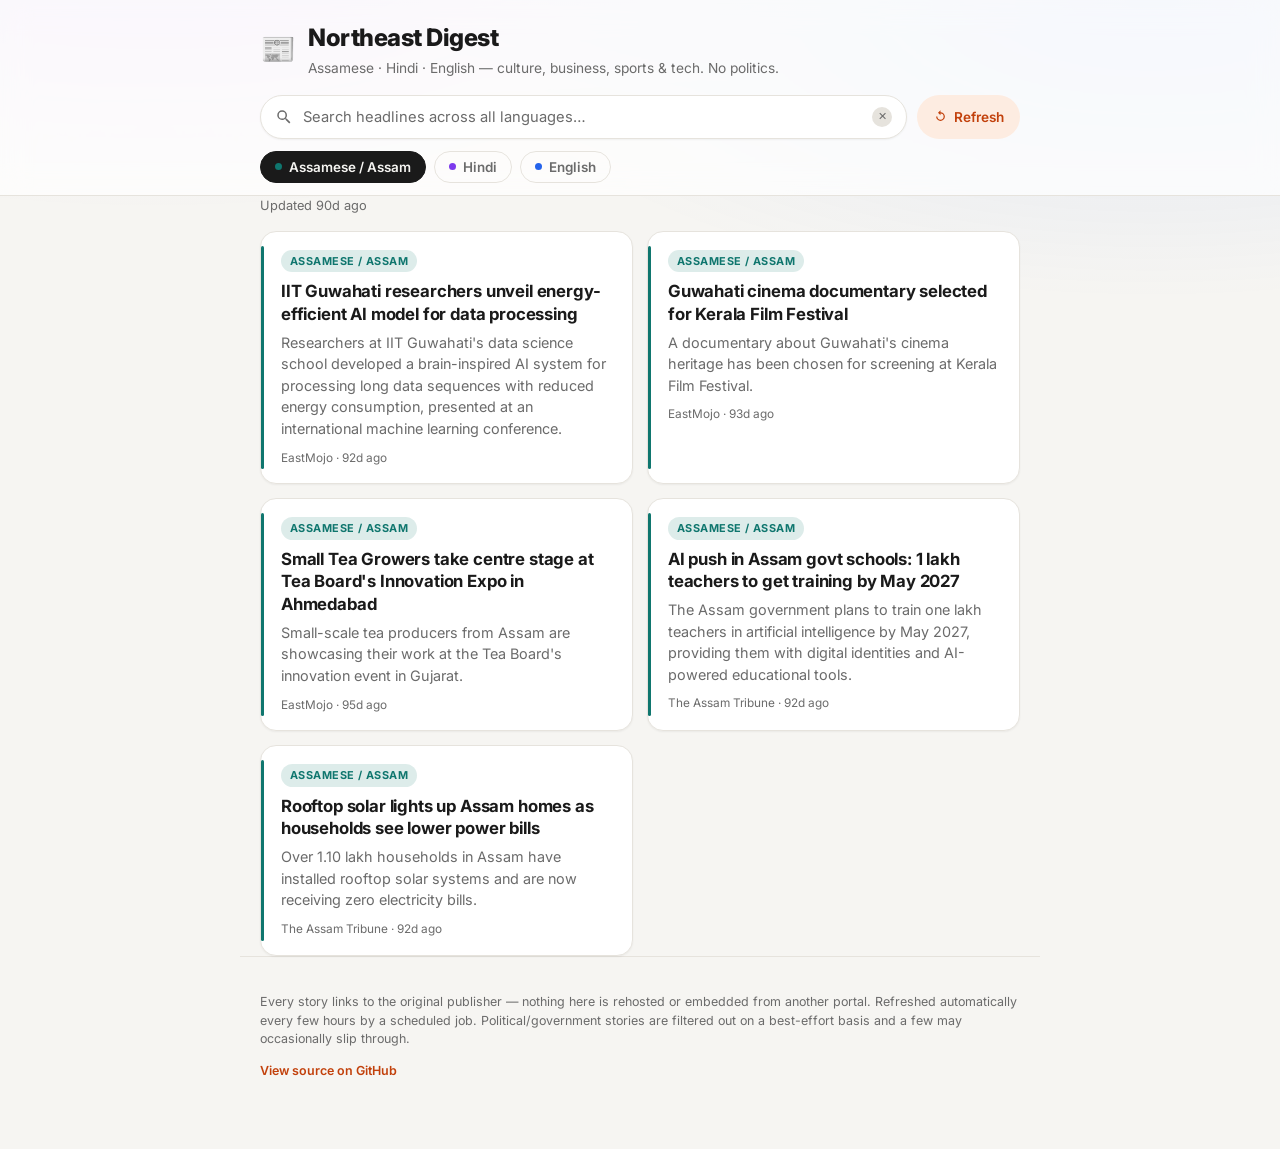
<file: index.html>
<!doctype html>
<html lang="en">
<head>
  <meta charset="utf-8" />
  <meta name="viewport" content="width=device-width, initial-scale=1" />
  <title>Northeast Digest — Assamese · Hindi · English News</title>
  <meta name="description" content="A no-politics news digest in Assamese/Assam-regional, Hindi, and English — culture, business, sports, tech and science, auto-updated." />
  <link rel="icon" href="data:image/svg+xml,<svg xmlns=%22http://www.w3.org/2000/svg%22 viewBox=%220 0 100 100%22><text y=%22.9em%22 font-size=%2290%22>📰</text></svg>" />
  <link rel="preconnect" href="https://fonts.googleapis.com" />
  <link rel="preconnect" href="https://fonts.gstatic.com" crossorigin />
  <link href="https://fonts.googleapis.com/css2?family=Inter:wght@400;500;600;700;800&family=Noto+Sans+Devanagari:wght@400;600&display=swap" rel="stylesheet" />
  <link rel="stylesheet" href="style.css" />
</head>
<body>
  <div class="backdrop" aria-hidden="true"></div>

  <header class="site-header" id="site-header">
    <div class="wrap header-inner">
      <div class="brand">
        <span class="brand-mark">📰</span>
        <div>
          <h1>Northeast Digest</h1>
          <p class="tagline">Assamese · Hindi · English — culture, business, sports &amp; tech. No politics.</p>
        </div>
      </div>

      <div class="search-row">
        <div class="search-box">
          <svg class="search-icon" viewBox="0 0 24 24" width="18" height="18" aria-hidden="true">
            <path fill="currentColor" d="M15.5 14h-.79l-.28-.27a6.47 6.47 0 0 0 1.57-4.23 6.5 6.5 0 1 0-6.5 6.5 6.47 6.47 0 0 0 4.23-1.57l.27.28v.79l5 5L20.49 19l-5-5zm-6 0a4.5 4.5 0 1 1 0-9 4.5 4.5 0 0 1 0 9z"/>
          </svg>
          <input id="search-input" type="search" placeholder="Search headlines across all languages…" autocomplete="off" />
          <button id="search-clear" class="search-clear" title="Clear search" hidden>✕</button>
        </div>
        <button id="refresh-btn" class="refresh-btn" title="Reload latest data.json">
          <svg viewBox="0 0 24 24" width="15" height="15" aria-hidden="true"><path fill="currentColor" d="M12 5V2L8 6l4 4V7a5 5 0 1 1-5 5H5a7 7 0 1 0 7-7z"/></svg>
          Refresh
        </button>
      </div>

      <nav class="tabs" id="tabs">
        <button class="tab active" data-section="assamese"><span class="dot dot-assamese"></span>Assamese / Assam</button>
        <button class="tab" data-section="hindi"><span class="dot dot-hindi"></span>Hindi</button>
        <button class="tab" data-section="english"><span class="dot dot-english"></span>English</button>
      </nav>
    </div>
  </header>

  <main class="wrap" id="main">
    <p class="updated" id="updated-at">Loading…</p>
    <div id="content">
      <p class="status" id="status">Loading news…</p>
    </div>
  </main>

  <footer class="wrap site-footer">
    <p>
      Every story links to the original publisher — nothing here is rehosted or embedded from another portal.
      Refreshed automatically every few hours by a scheduled job.
      Political/government stories are filtered out on a best-effort basis and a few may occasionally slip through.
    </p>
    <p><a href="https://github.com" id="repo-link">View source on GitHub</a></p>
  </footer>

  <script src="script.js"></script>
</body>
</html>
</file>
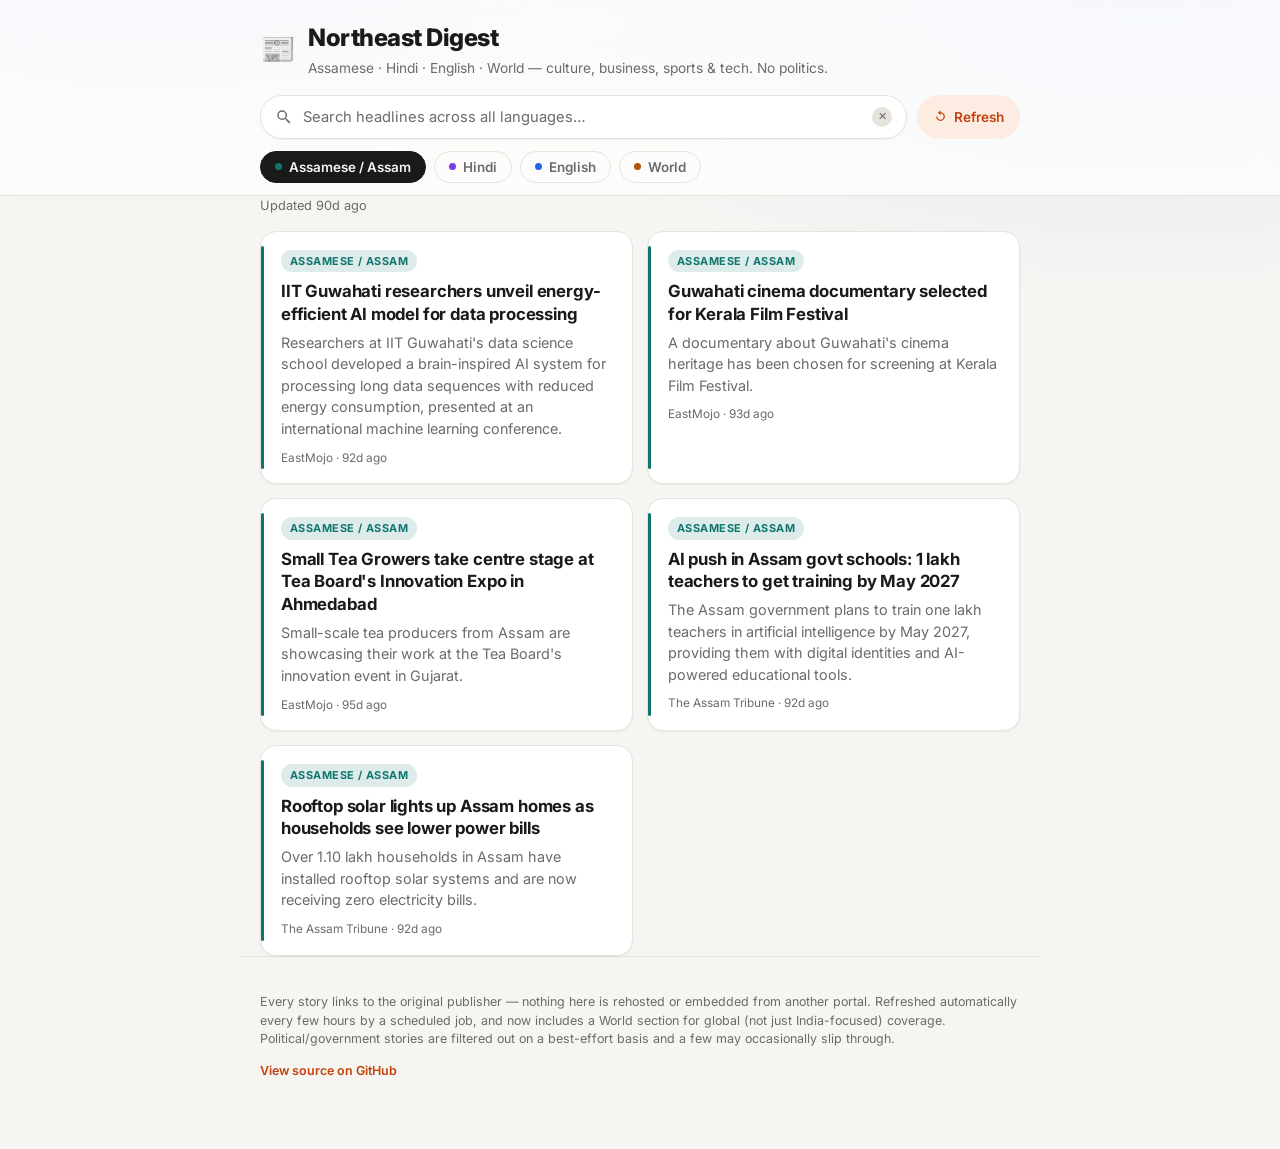
<file: news-app/index.html>
<!doctype html>
<html lang="en">
<head>
  <meta charset="utf-8" />
  <meta name="viewport" content="width=device-width, initial-scale=1" />

  <title>Northeast Digest — Assamese, Hindi, English &amp; World News (No Politics)</title>
  <meta name="description" content="A no-politics news digest covering Assamese/Assam-regional, Hindi, English (India) and World headlines — culture, business, sports, science and tech, auto-updated every few hours." />
  <meta name="keywords" content="Assam news, Assamese news, Hindi news, English news, world news, non-political news, Guwahati news, India news, no politics news, tech news, business news, science news" />
  <meta name="robots" content="index, follow, max-image-preview:large" />
  <meta name="author" content="Pranjal Sarkar" />
  <link rel="canonical" href="https://designedbypranjal-cell.github.io/northeast-digest/" />

  <!-- Open Graph / social previews -->
  <meta property="og:type" content="website" />
  <meta property="og:site_name" content="Northeast Digest" />
  <meta property="og:title" content="Northeast Digest — Assamese, Hindi, English &amp; World News" />
  <meta property="og:description" content="A no-politics news digest — Assamese/Assam, Hindi, English and World headlines on culture, business, sports, science and tech. Auto-updated, searchable, no embedded videos from other portals." />
  <meta property="og:url" content="https://designedbypranjal-cell.github.io/northeast-digest/" />
  <meta property="og:locale" content="en_US" />
  <meta property="og:locale:alternate" content="hi_IN" />
  <meta name="twitter:card" content="summary" />
  <meta name="twitter:title" content="Northeast Digest — No-Politics News" />
  <meta name="twitter:description" content="Assamese, Hindi, English &amp; World headlines — culture, business, sports, science and tech. No politics." />

  <link rel="icon" href="data:image/svg+xml,<svg xmlns=%22http://www.w3.org/2000/svg%22 viewBox=%220 0 100 100%22><text y=%22.9em%22 font-size=%2290%22>📰</text></svg>" />
  <link rel="preconnect" href="https://fonts.googleapis.com" />
  <link rel="preconnect" href="https://fonts.gstatic.com" crossorigin />
  <link href="https://fonts.googleapis.com/css2?family=Inter:wght@400;500;600;700;800&family=Noto+Sans+Devanagari:wght@400;600&display=swap" rel="stylesheet" />
  <link rel="stylesheet" href="style.css" />

  <!-- Structured data: lets Google understand this is a searchable news site -->
  <script type="application/ld+json">
  {
    "@context": "https://schema.org",
    "@type": "WebSite",
    "name": "Northeast Digest",
    "url": "https://designedbypranjal-cell.github.io/northeast-digest/",
    "description": "A no-politics news digest covering Assamese/Assam-regional, Hindi, English and World headlines.",
    "inLanguage": ["en", "hi", "as"],
    "potentialAction": {
      "@type": "SearchAction",
      "target": "https://designedbypranjal-cell.github.io/northeast-digest/?q={search_term_string}",
      "query-input": "required name=search_term_string"
    }
  }
  </script>
</head>
<body>
  <div class="backdrop" aria-hidden="true"></div>

  <header class="site-header" id="site-header">
    <div class="wrap header-inner">
      <div class="brand">
        <span class="brand-mark">📰</span>
        <div>
          <h1>Northeast Digest</h1>
          <p class="tagline">Assamese · Hindi · English · World — culture, business, sports &amp; tech. No politics.</p>
        </div>
      </div>

      <div class="search-row">
        <div class="search-box">
          <svg class="search-icon" viewBox="0 0 24 24" width="18" height="18" aria-hidden="true">
            <path fill="currentColor" d="M15.5 14h-.79l-.28-.27a6.47 6.47 0 0 0 1.57-4.23 6.5 6.5 0 1 0-6.5 6.5 6.47 6.47 0 0 0 4.23-1.57l.27.28v.79l5 5L20.49 19l-5-5zm-6 0a4.5 4.5 0 1 1 0-9 4.5 4.5 0 0 1 0 9z"/>
          </svg>
          <input id="search-input" type="search" placeholder="Search headlines across all languages…" autocomplete="off" />
          <button id="search-clear" class="search-clear" title="Clear search" hidden>✕</button>
        </div>
        <button id="refresh-btn" class="refresh-btn" title="Reload latest data.json">
          <svg viewBox="0 0 24 24" width="15" height="15" aria-hidden="true"><path fill="currentColor" d="M12 5V2L8 6l4 4V7a5 5 0 1 1-5 5H5a7 7 0 1 0 7-7z"/></svg>
          Refresh
        </button>
      </div>

      <nav class="tabs" id="tabs">
        <button class="tab active" data-section="assamese"><span class="dot dot-assamese"></span>Assamese / Assam</button>
        <button class="tab" data-section="hindi"><span class="dot dot-hindi"></span>Hindi</button>
        <button class="tab" data-section="english"><span class="dot dot-english"></span>English</button>
        <button class="tab" data-section="world"><span class="dot dot-world"></span>World</button>
      </nav>
    </div>
  </header>

  <main class="wrap" id="main">
    <p class="updated" id="updated-at">Loading…</p>
    <div id="content">
      <p class="status" id="status">Loading news…</p>
    </div>
    <noscript>
      <p class="status">
        This page shows live headlines via JavaScript. With JavaScript disabled, you can still read
        the underlying data directly at <a href="data.json">data.json</a>, or visit the original
        publishers: <a href="https://eastmojo.com/assam/">EastMojo Assam</a>,
        <a href="https://assamtribune.com/">The Assam Tribune</a>,
        <a href="https://www.sentinelassam.com/">The Sentinel Assam</a>,
        <a href="https://news.google.com/">Google News</a>.
      </p>
    </noscript>
  </main>

  <footer class="wrap site-footer">
    <p>
      Every story links to the original publisher — nothing here is rehosted or embedded from another portal.
      Refreshed automatically every few hours by a scheduled job, and now includes a World section for
      global (not just India-focused) coverage.
      Political/government stories are filtered out on a best-effort basis and a few may occasionally slip through.
    </p>
    <p><a href="https://github.com/designedbypranjal-cell/northeast-digest" id="repo-link">View source on GitHub</a></p>
  </footer>

  <script src="script.js"></script>
</body>
</html>
</file>
<file: style.css>
:root {
  --bg: #f6f5f2;
  --bg-elevated: rgba(255,255,255,0.72);
  --bg-card: #ffffff;
  --text: #1a1a1a;
  --text-muted: #6b6b6b;
  --accent: #c2410c;
  --accent-2: #7c3aed;
  --accent-soft: #fdece1;
  --border: #e6e3dd;
  --shadow-sm: 0 1px 2px rgba(20,20,20,0.05);
  --shadow-md: 0 8px 24px -8px rgba(20,20,20,0.12), 0 2px 6px rgba(20,20,20,0.04);
  --radius: 16px;

  --c-assamese: #0f766e;
  --c-assamese-soft: #e3f4f2;
  --c-hindi: #7c3aed;
  --c-hindi-soft: #f1e9fe;
  --c-english: #2563eb;
  --c-english-soft: #e6edfd;
}

@media (prefers-color-scheme: dark) {
  :root {
    --bg: #121212;
    --bg-elevated: rgba(28,28,28,0.72);
    --bg-card: #1c1c1c;
    --text: #f2f1ee;
    --text-muted: #9c9a95;
    --accent: #f0975a;
    --accent-2: #b794f6;
    --accent-soft: #3a2417;
    --border: #2c2b28;
    --shadow-sm: 0 1px 2px rgba(0,0,0,0.4);
    --shadow-md: 0 12px 28px -10px rgba(0,0,0,0.55), 0 2px 8px rgba(0,0,0,0.35);

    --c-assamese: #2dd4bf;
    --c-assamese-soft: #123531;
    --c-hindi: #b794f6;
    --c-hindi-soft: #2c2440;
    --c-english: #7aa2f7;
    --c-english-soft: #1c2740;
  }
}

* { box-sizing: border-box; }

html { scroll-behavior: smooth; }

body {
  margin: 0;
  background: var(--bg);
  color: var(--text);
  font-family: "Inter", -apple-system, BlinkMacSystemFont, "Segoe UI", "Noto Sans Devanagari", sans-serif;
  line-height: 1.5;
  -webkit-font-smoothing: antialiased;
}

.backdrop {
  position: fixed;
  inset: 0;
  z-index: -1;
  background:
    radial-gradient(700px 300px at 12% -10%, color-mix(in srgb, var(--c-hindi) 12%, transparent), transparent),
    radial-gradient(700px 300px at 90% 0%, color-mix(in srgb, var(--c-english) 10%, transparent), transparent);
}

.wrap {
  max-width: 800px;
  margin: 0 auto;
  padding: 0 20px;
}

/* ---------- Header ---------- */

.site-header {
  position: sticky;
  top: 0;
  z-index: 10;
  background: var(--bg-elevated);
  backdrop-filter: blur(14px) saturate(160%);
  -webkit-backdrop-filter: blur(14px) saturate(160%);
  border-bottom: 1px solid var(--border);
}

.header-inner {
  padding: 20px 20px 12px;
}

.brand {
  display: flex;
  align-items: center;
  gap: 12px;
  margin-bottom: 16px;
}

.brand-mark {
  font-size: 1.8rem;
  line-height: 1;
}

.site-header h1 {
  margin: 0;
  font-size: 1.5rem;
  font-weight: 800;
  letter-spacing: -0.02em;
}

.tagline {
  margin: 2px 0 0;
  color: var(--text-muted);
  font-size: 0.86rem;
}

.search-row {
  display: flex;
  gap: 10px;
  margin-bottom: 12px;
}

.search-box {
  flex: 1;
  display: flex;
  align-items: center;
  gap: 8px;
  background: var(--bg-card);
  border: 1px solid var(--border);
  border-radius: 999px;
  padding: 9px 14px;
  box-shadow: var(--shadow-sm);
  transition: border-color 0.15s, box-shadow 0.15s;
}

.search-box:focus-within {
  border-color: var(--accent);
  box-shadow: 0 0 0 3px color-mix(in srgb, var(--accent) 18%, transparent);
}

.search-icon { color: var(--text-muted); flex-shrink: 0; }

#search-input {
  flex: 1;
  border: none;
  outline: none;
  background: transparent;
  color: var(--text);
  font: inherit;
  font-size: 0.92rem;
}
#search-input::-webkit-search-cancel-button { display: none; }
#search-input::placeholder { color: var(--text-muted); }

.search-clear {
  border: none;
  background: var(--border);
  color: var(--text-muted);
  width: 20px;
  height: 20px;
  border-radius: 50%;
  font-size: 0.7rem;
  cursor: pointer;
  display: flex;
  align-items: center;
  justify-content: center;
  flex-shrink: 0;
}

.refresh-btn {
  display: flex;
  align-items: center;
  gap: 6px;
  font-family: inherit;
  font-weight: 600;
  font-size: 0.85rem;
  background: var(--accent-soft);
  color: var(--accent);
  border: none;
  border-radius: 999px;
  padding: 0 16px;
  cursor: pointer;
  transition: filter 0.15s;
  white-space: nowrap;
}
.refresh-btn:hover { filter: brightness(0.95); }
.refresh-btn.spinning svg { animation: spin 0.7s linear infinite; }
@keyframes spin { to { transform: rotate(360deg); } }

.tabs {
  display: flex;
  gap: 8px;
  overflow-x: auto;
  scrollbar-width: none;
}
.tabs::-webkit-scrollbar { display: none; }

.tab {
  display: flex;
  align-items: center;
  gap: 7px;
  font-family: inherit;
  font-size: 0.84rem;
  font-weight: 600;
  background: transparent;
  color: var(--text-muted);
  border: 1px solid var(--border);
  border-radius: 999px;
  padding: 7px 14px;
  cursor: pointer;
  white-space: nowrap;
  transition: background 0.15s, color 0.15s, border-color 0.15s;
}

.tab.active {
  background: var(--text);
  border-color: var(--text);
  color: var(--bg);
}

.dot {
  width: 7px;
  height: 7px;
  border-radius: 50%;
  flex-shrink: 0;
}
.dot-assamese { background: var(--c-assamese); }
.dot-hindi { background: var(--c-hindi); }
.dot-english { background: var(--c-english); }

/* ---------- Content ---------- */

main {
  padding: 20px 20px 48px;
}

.updated {
  margin: 0 0 16px;
  color: var(--text-muted);
  font-size: 0.8rem;
}

.status {
  color: var(--text-muted);
  font-size: 0.9rem;
  padding: 40px 0;
  text-align: center;
}

.results-grid {
  display: grid;
  grid-template-columns: 1fr;
  gap: 14px;
}

@media (min-width: 640px) {
  .results-grid { grid-template-columns: 1fr 1fr; }
}

.card {
  position: relative;
  background: var(--bg-card);
  border: 1px solid var(--border);
  border-radius: var(--radius);
  padding: 18px 18px 16px 20px;
  box-shadow: var(--shadow-sm);
  transition: transform 0.15s ease, box-shadow 0.15s ease, border-color 0.15s ease;
  animation: rise 0.35s ease both;
}

.card::before {
  content: "";
  position: absolute;
  left: 0;
  top: 14px;
  bottom: 14px;
  width: 3px;
  border-radius: 3px;
  background: var(--card-accent, var(--border));
}

.card[data-section="assamese"] { --card-accent: var(--c-assamese); }
.card[data-section="hindi"] { --card-accent: var(--c-hindi); }
.card[data-section="english"] { --card-accent: var(--c-english); }

.card:hover {
  transform: translateY(-2px);
  box-shadow: var(--shadow-md);
  border-color: color-mix(in srgb, var(--card-accent, var(--border)) 40%, var(--border));
}

@keyframes rise {
  from { opacity: 0; transform: translateY(6px); }
  to { opacity: 1; transform: translateY(0); }
}

.card-top {
  display: flex;
  align-items: center;
  justify-content: space-between;
  gap: 10px;
  margin-bottom: 8px;
}

.pill {
  font-size: 0.68rem;
  font-weight: 700;
  text-transform: uppercase;
  letter-spacing: 0.04em;
  padding: 3px 9px;
  border-radius: 999px;
  color: var(--card-accent);
  background: color-mix(in srgb, var(--card-accent) 14%, transparent);
}

.card h3 {
  margin: 0 0 6px;
  font-size: 1.05rem;
  font-weight: 700;
  line-height: 1.35;
  letter-spacing: -0.01em;
}

.card h3 a {
  color: var(--text);
  text-decoration: none;
}
.card h3 a:hover { color: var(--card-accent, var(--accent)); }

.card p {
  margin: 0 0 10px;
  color: var(--text-muted);
  font-size: 0.9rem;
}

.card .card-meta {
  font-size: 0.74rem;
  color: var(--text-muted);
  display: flex;
  gap: 6px;
  align-items: center;
}

mark {
  background: color-mix(in srgb, var(--accent) 30%, transparent);
  color: inherit;
  border-radius: 3px;
  padding: 0 1px;
}

/* ---------- Footer ---------- */

.site-footer {
  padding: 24px 20px 56px;
  color: var(--text-muted);
  font-size: 0.78rem;
  border-top: 1px solid var(--border);
}

.site-footer a { color: var(--accent); font-weight: 600; text-decoration: none; }
.site-footer a:hover { text-decoration: underline; }
</file>
<file: news-app/style.css>
:root {
  --bg: #f6f5f2;
  --bg-elevated: rgba(255,255,255,0.72);
  --bg-card: #ffffff;
  --text: #1a1a1a;
  --text-muted: #6b6b6b;
  --accent: #c2410c;
  --accent-2: #7c3aed;
  --accent-soft: #fdece1;
  --border: #e6e3dd;
  --shadow-sm: 0 1px 2px rgba(20,20,20,0.05);
  --shadow-md: 0 8px 24px -8px rgba(20,20,20,0.12), 0 2px 6px rgba(20,20,20,0.04);
  --radius: 16px;

  --c-assamese: #0f766e;
  --c-assamese-soft: #e3f4f2;
  --c-hindi: #7c3aed;
  --c-hindi-soft: #f1e9fe;
  --c-english: #2563eb;
  --c-english-soft: #e6edfd;
  --c-world: #b45309;
  --c-world-soft: #fdf1e0;
}

@media (prefers-color-scheme: dark) {
  :root {
    --bg: #121212;
    --bg-elevated: rgba(28,28,28,0.72);
    --bg-card: #1c1c1c;
    --text: #f2f1ee;
    --text-muted: #9c9a95;
    --accent: #f0975a;
    --accent-2: #b794f6;
    --accent-soft: #3a2417;
    --border: #2c2b28;
    --shadow-sm: 0 1px 2px rgba(0,0,0,0.4);
    --shadow-md: 0 12px 28px -10px rgba(0,0,0,0.55), 0 2px 8px rgba(0,0,0,0.35);

    --c-assamese: #2dd4bf;
    --c-assamese-soft: #123531;
    --c-hindi: #b794f6;
    --c-hindi-soft: #2c2440;
    --c-english: #7aa2f7;
    --c-english-soft: #1c2740;
    --c-world: #f2a65a;
    --c-world-soft: #3a2a12;
  }
}

* { box-sizing: border-box; }

html { scroll-behavior: smooth; }

body {
  margin: 0;
  background: var(--bg);
  color: var(--text);
  font-family: "Inter", -apple-system, BlinkMacSystemFont, "Segoe UI", "Noto Sans Devanagari", sans-serif;
  line-height: 1.5;
  -webkit-font-smoothing: antialiased;
}

.backdrop {
  position: fixed;
  inset: 0;
  z-index: -1;
  background:
    radial-gradient(700px 300px at 12% -10%, color-mix(in srgb, var(--c-hindi) 12%, transparent), transparent),
    radial-gradient(700px 300px at 90% 0%, color-mix(in srgb, var(--c-english) 10%, transparent), transparent);
}

.wrap {
  max-width: 800px;
  margin: 0 auto;
  padding: 0 20px;
}

/* ---------- Header ---------- */

.site-header {
  position: sticky;
  top: 0;
  z-index: 10;
  background: var(--bg-elevated);
  backdrop-filter: blur(14px) saturate(160%);
  -webkit-backdrop-filter: blur(14px) saturate(160%);
  border-bottom: 1px solid var(--border);
}

.header-inner {
  padding: 20px 20px 12px;
}

.brand {
  display: flex;
  align-items: center;
  gap: 12px;
  margin-bottom: 16px;
}

.brand-mark {
  font-size: 1.8rem;
  line-height: 1;
}

.site-header h1 {
  margin: 0;
  font-size: 1.5rem;
  font-weight: 800;
  letter-spacing: -0.02em;
}

.tagline {
  margin: 2px 0 0;
  color: var(--text-muted);
  font-size: 0.86rem;
}

.search-row {
  display: flex;
  gap: 10px;
  margin-bottom: 12px;
}

.search-box {
  flex: 1;
  display: flex;
  align-items: center;
  gap: 8px;
  background: var(--bg-card);
  border: 1px solid var(--border);
  border-radius: 999px;
  padding: 9px 14px;
  box-shadow: var(--shadow-sm);
  transition: border-color 0.15s, box-shadow 0.15s;
}

.search-box:focus-within {
  border-color: var(--accent);
  box-shadow: 0 0 0 3px color-mix(in srgb, var(--accent) 18%, transparent);
}

.search-icon { color: var(--text-muted); flex-shrink: 0; }

#search-input {
  flex: 1;
  border: none;
  outline: none;
  background: transparent;
  color: var(--text);
  font: inherit;
  font-size: 0.92rem;
}
#search-input::-webkit-search-cancel-button { display: none; }
#search-input::placeholder { color: var(--text-muted); }

.search-clear {
  border: none;
  background: var(--border);
  color: var(--text-muted);
  width: 20px;
  height: 20px;
  border-radius: 50%;
  font-size: 0.7rem;
  cursor: pointer;
  display: flex;
  align-items: center;
  justify-content: center;
  flex-shrink: 0;
}

.refresh-btn {
  display: flex;
  align-items: center;
  gap: 6px;
  font-family: inherit;
  font-weight: 600;
  font-size: 0.85rem;
  background: var(--accent-soft);
  color: var(--accent);
  border: none;
  border-radius: 999px;
  padding: 0 16px;
  cursor: pointer;
  transition: filter 0.15s;
  white-space: nowrap;
}
.refresh-btn:hover { filter: brightness(0.95); }
.refresh-btn.spinning svg { animation: spin 0.7s linear infinite; }
@keyframes spin { to { transform: rotate(360deg); } }

.tabs {
  display: flex;
  gap: 8px;
  overflow-x: auto;
  scrollbar-width: none;
}
.tabs::-webkit-scrollbar { display: none; }

.tab {
  display: flex;
  align-items: center;
  gap: 7px;
  font-family: inherit;
  font-size: 0.84rem;
  font-weight: 600;
  background: transparent;
  color: var(--text-muted);
  border: 1px solid var(--border);
  border-radius: 999px;
  padding: 7px 14px;
  cursor: pointer;
  white-space: nowrap;
  transition: background 0.15s, color 0.15s, border-color 0.15s;
}

.tab.active {
  background: var(--text);
  border-color: var(--text);
  color: var(--bg);
}

.dot {
  width: 7px;
  height: 7px;
  border-radius: 50%;
  flex-shrink: 0;
}
.dot-assamese { background: var(--c-assamese); }
.dot-hindi { background: var(--c-hindi); }
.dot-english { background: var(--c-english); }
.dot-world { background: var(--c-world); }

/* ---------- Content ---------- */

main {
  padding: 20px 20px 48px;
}

.updated {
  margin: 0 0 16px;
  color: var(--text-muted);
  font-size: 0.8rem;
}

.status {
  color: var(--text-muted);
  font-size: 0.9rem;
  padding: 40px 0;
  text-align: center;
}

.results-grid {
  display: grid;
  grid-template-columns: 1fr;
  gap: 14px;
}

@media (min-width: 640px) {
  .results-grid { grid-template-columns: 1fr 1fr; }
}

.card {
  position: relative;
  background: var(--bg-card);
  border: 1px solid var(--border);
  border-radius: var(--radius);
  padding: 18px 18px 16px 20px;
  box-shadow: var(--shadow-sm);
  transition: transform 0.15s ease, box-shadow 0.15s ease, border-color 0.15s ease;
  animation: rise 0.35s ease both;
}

.card::before {
  content: "";
  position: absolute;
  left: 0;
  top: 14px;
  bottom: 14px;
  width: 3px;
  border-radius: 3px;
  background: var(--card-accent, var(--border));
}

.card[data-section="assamese"] { --card-accent: var(--c-assamese); }
.card[data-section="hindi"] { --card-accent: var(--c-hindi); }
.card[data-section="english"] { --card-accent: var(--c-english); }
.card[data-section="world"] { --card-accent: var(--c-world); }

.card:hover {
  transform: translateY(-2px);
  box-shadow: var(--shadow-md);
  border-color: color-mix(in srgb, var(--card-accent, var(--border)) 40%, var(--border));
}

@keyframes rise {
  from { opacity: 0; transform: translateY(6px); }
  to { opacity: 1; transform: translateY(0); }
}

.card-top {
  display: flex;
  align-items: center;
  justify-content: space-between;
  gap: 10px;
  margin-bottom: 8px;
}

.pill {
  font-size: 0.68rem;
  font-weight: 700;
  text-transform: uppercase;
  letter-spacing: 0.04em;
  padding: 3px 9px;
  border-radius: 999px;
  color: var(--card-accent);
  background: color-mix(in srgb, var(--card-accent) 14%, transparent);
}

.card h3 {
  margin: 0 0 6px;
  font-size: 1.05rem;
  font-weight: 700;
  line-height: 1.35;
  letter-spacing: -0.01em;
}

.card h3 a {
  color: var(--text);
  text-decoration: none;
}
.card h3 a:hover { color: var(--card-accent, var(--accent)); }

.card p {
  margin: 0 0 10px;
  color: var(--text-muted);
  font-size: 0.9rem;
}

.card .card-meta {
  font-size: 0.74rem;
  color: var(--text-muted);
  display: flex;
  gap: 6px;
  align-items: center;
}

mark {
  background: color-mix(in srgb, var(--accent) 30%, transparent);
  color: inherit;
  border-radius: 3px;
  padding: 0 1px;
}

/* ---------- Footer ---------- */

.site-footer {
  padding: 24px 20px 56px;
  color: var(--text-muted);
  font-size: 0.78rem;
  border-top: 1px solid var(--border);
}

.site-footer a { color: var(--accent); font-weight: 600; text-decoration: none; }
.site-footer a:hover { text-decoration: underline; }
</file>
